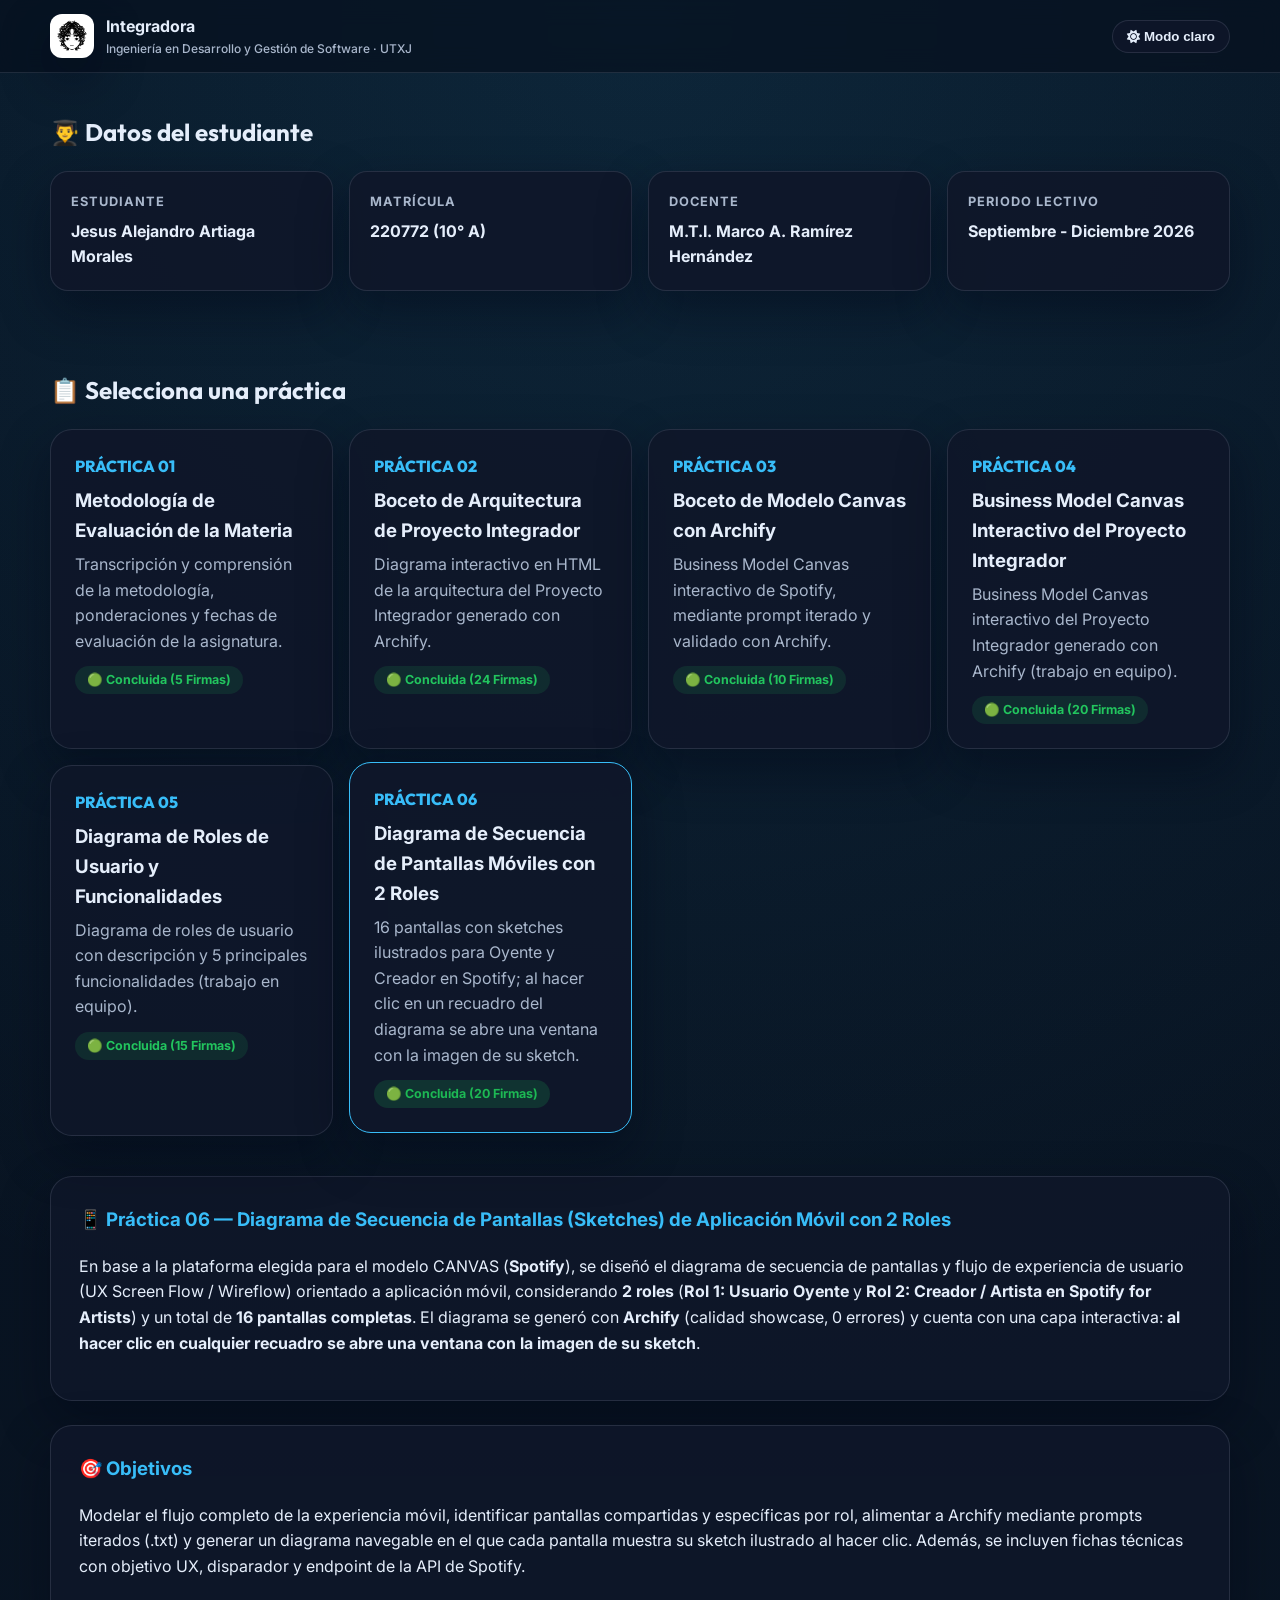
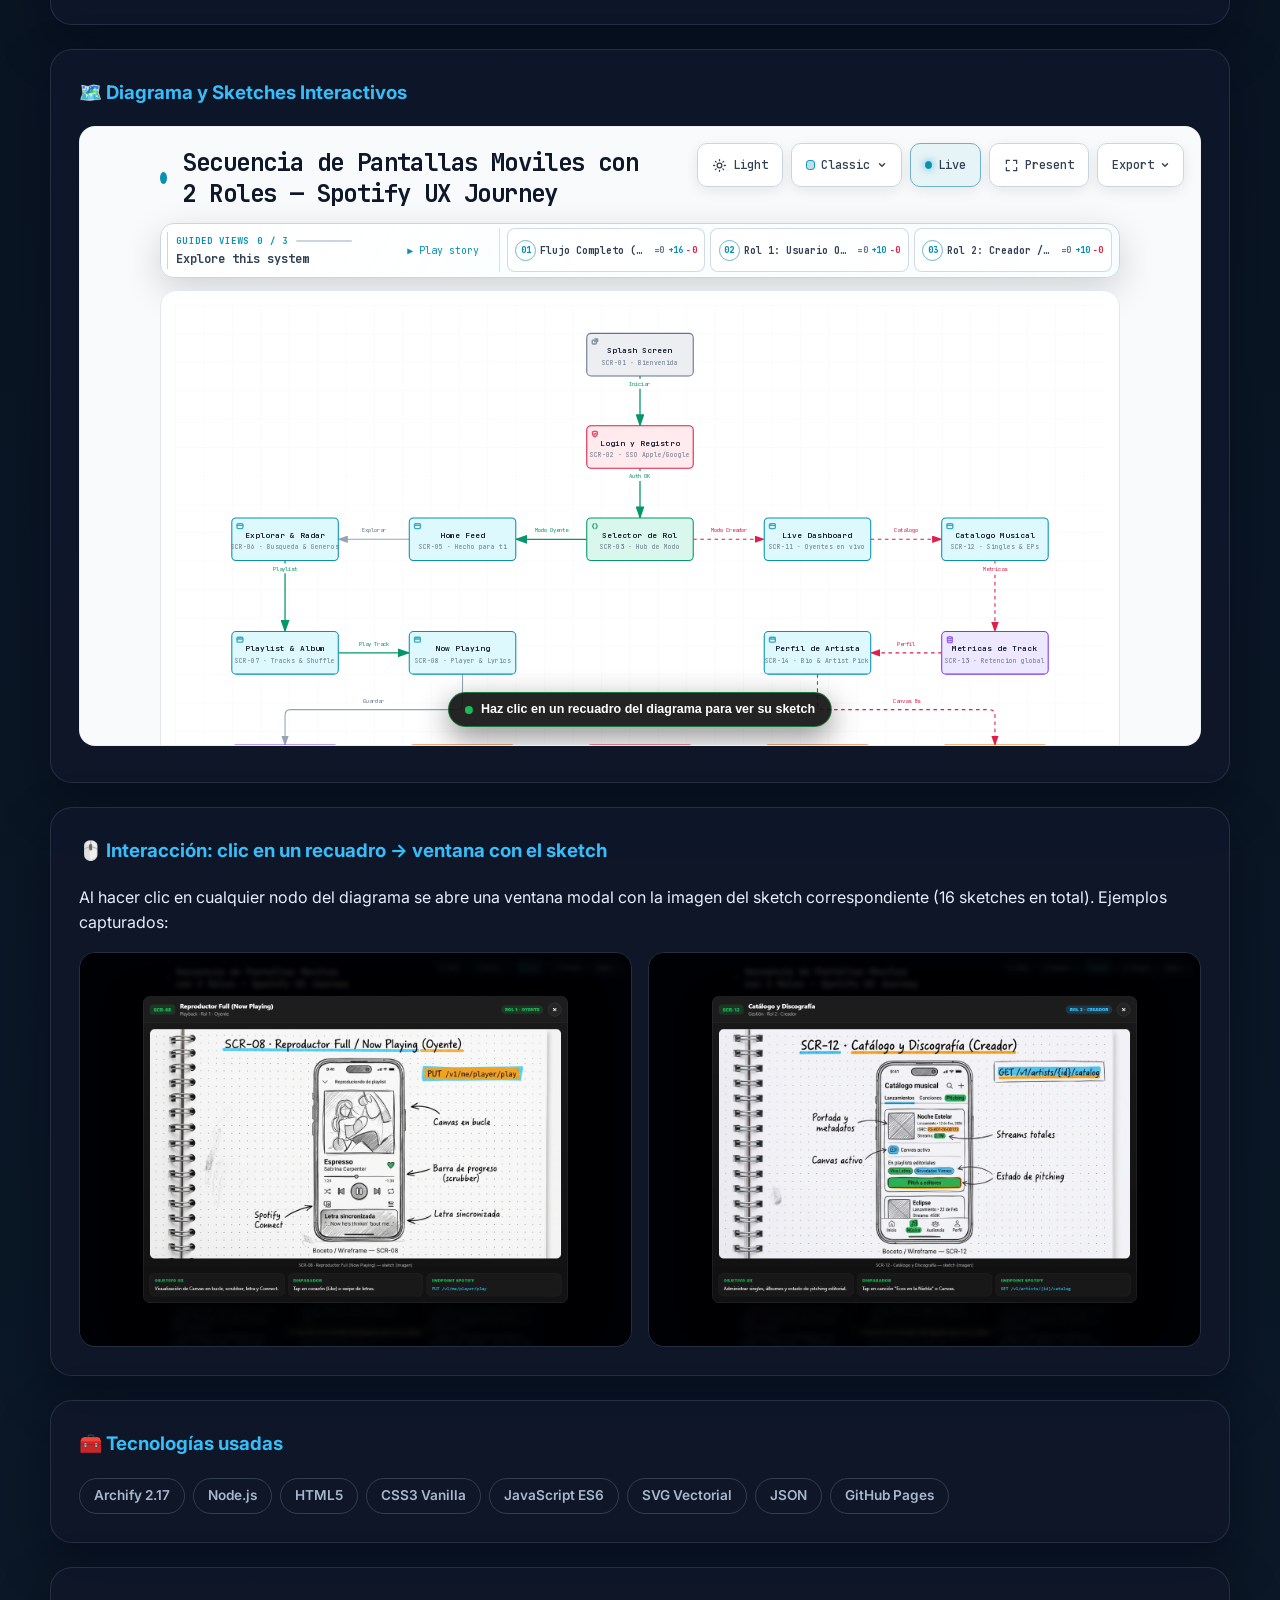
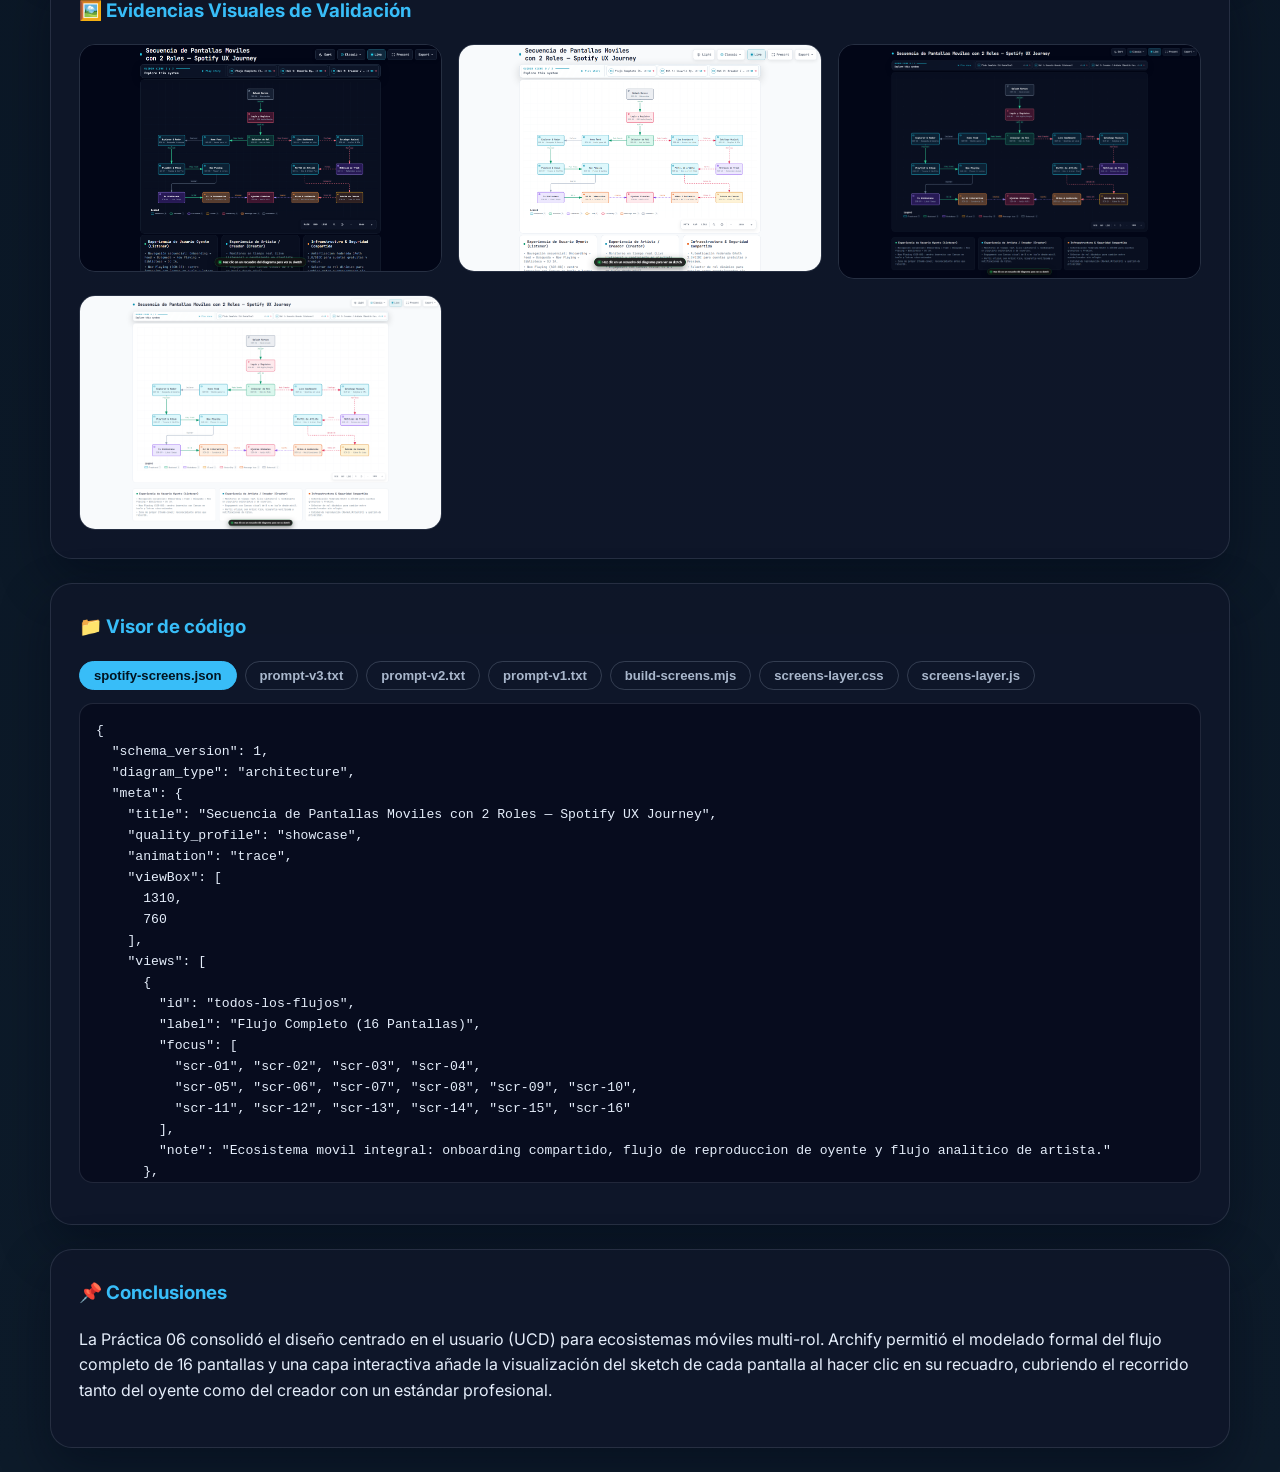
<file: index.html>
<!DOCTYPE html>
<html lang="es" data-theme="dark">
  <head>
    <meta charset="UTF-8" />
    <meta name="viewport" content="width=device-width, initial-scale=1.0" />
    <title>Prácticas de Integradora | 220772</title>
    <meta name="description" content="Portafolio de prácticas de la materia Integradora. Documentación, diagramas interactivos y evidencias visuales." />
    <link rel="preconnect" href="https://fonts.googleapis.com" />
    <link rel="preconnect" href="https://fonts.gstatic.com" crossorigin />
    <link href="https://fonts.googleapis.com/css2?family=Inter:wght@400;500;600;700;800&family=Outfit:wght@500;600;700;800&display=swap" rel="stylesheet" />
    <link rel="stylesheet" href="https://cdnjs.cloudflare.com/ajax/libs/font-awesome/6.5.1/css/all.min.css" crossorigin="anonymous" referrerpolicy="no-referrer" />
    <style>
      :root {
        --bg: #07111f; --bg-2: #0d1b2a;
        --panel: rgba(15, 23, 42, 0.9); --panel-soft: rgba(17, 24, 39, 0.82);
        --line: rgba(148, 163, 184, 0.18); --line-strong: rgba(148, 163, 184, 0.28);
        --text: #e5eefb; --muted: #a9b7cc;
        --primary: #38bdf8; --primary-strong: #0ea5e9; --success: #22c55e; --warning: #f59e0b;
        --shadow: 0 20px 50px rgba(2, 6, 23, 0.45);
      }
      [data-theme="light"] {
        --bg: #f1f5f9; --bg-2: #e2e8f0;
        --panel: rgba(255, 255, 255, 0.92); --panel-soft: rgba(248, 250, 252, 0.92);
        --line: rgba(15, 23, 42, 0.12); --line-strong: rgba(15, 23, 42, 0.2);
        --text: #0f172a; --muted: #475569;
        --shadow: 0 20px 50px rgba(15, 23, 42, 0.12);
      }
      * { box-sizing: border-box; }
      html { scroll-behavior: smooth; }
      body {
        margin: 0; font-family: "Inter", sans-serif;
        background: radial-gradient(circle at top, rgba(56, 189, 248, 0.12), transparent 30%),
                    linear-gradient(180deg, var(--bg) 0%, var(--bg-2) 100%);
        color: var(--text); line-height: 1.6; transition: background .3s, color .3s;
      }
      a { color: inherit; text-decoration: none; }
      img { display: block; max-width: 100%; }
      .container { width: min(1180px, calc(100% - 32px)); margin: 0 auto; }

      .topbar { position: sticky; top: 0; z-index: 20; backdrop-filter: blur(12px);
        background: color-mix(in srgb, var(--bg) 70%, transparent);
        border-bottom: 1px solid var(--line); }
      .nav { display: flex; align-items: center; justify-content: space-between; gap: 16px; min-height: 72px; flex-wrap: wrap; padding: 8px 0; }
      .brand { display: inline-flex; align-items: center; gap: 12px; font-weight: 700; }
      .brand-mark { width: 44px; height: 44px; border-radius: 12px; object-fit: cover; box-shadow: var(--shadow); }
      .brand small { display: block; color: var(--muted); font-weight: 500; font-size: .75rem; }
      .theme-btn { border: 1px solid var(--line); background: var(--panel); color: var(--text);
        border-radius: 999px; padding: 8px 14px; cursor: pointer; font-weight: 600; }
      .theme-btn:hover { border-color: var(--primary); color: var(--primary); }

      .section { padding: 40px 0; }
      .section h2 { font-family: "Outfit", sans-serif; margin: 0 0 20px; }
      .data-grid { display: grid; grid-template-columns: repeat(auto-fit, minmax(220px, 1fr)); gap: 16px; }
      .mini-card { background: var(--panel); border: 1px solid var(--line); border-radius: 18px; padding: 20px; box-shadow: var(--shadow); }
      .mini-card h3 { margin: 0 0 6px; font-size: .8rem; text-transform: uppercase; letter-spacing: .08em; color: var(--muted); }
      .mini-card p { margin: 0; font-weight: 700; }

      .cards-select { display: grid; grid-template-columns: repeat(auto-fit, minmax(280px, 1fr)); gap: 16px; }
      .select-card { background: var(--panel); border: 1px solid var(--line); border-radius: 22px; padding: 24px; cursor: pointer; box-shadow: var(--shadow); transition: all .2s; }
      .select-card:hover, .select-card.active { border-color: var(--primary); transform: translateY(-3px); }
      .select-card .num { font-family: "Outfit"; color: var(--primary); font-weight: 800; }
      .select-card h3 { margin: 6px 0; }
      .select-card p { margin: 0; color: var(--muted); }
      .badge { display: inline-block; margin-top: 12px; padding: 4px 12px; border-radius: 999px; background: rgba(34,197,94,.12); color: var(--success); font-size: .78rem; font-weight: 700; }

      .practice { display: none; }
      .practice.active { display: block; animation: fade .3s ease; }
      @keyframes fade { from { opacity: 0; transform: translateY(8px);} to { opacity: 1; transform: none; } }
      .panel { background: var(--panel); border: 1px solid var(--line); border-radius: 22px; padding: 28px; margin-bottom: 24px; box-shadow: var(--shadow); }
      .panel h3 { margin-top: 0; color: var(--primary); }
      iframe.diagram { width: 100%; height: 620px; border: 1px solid var(--line); border-radius: 16px; background: #fff; }
      .tech-list { display: flex; flex-wrap: wrap; gap: 8px; }
      .tech { padding: 6px 14px; border-radius: 999px; border: 1px solid var(--line-strong); color: var(--muted); font-weight: 600; font-size: .85rem; }
      .evidence-grid { display: grid; grid-template-columns: repeat(auto-fit, minmax(300px, 1fr)); gap: 16px; }
      .evidence-grid img { border-radius: 16px; border: 1px solid var(--line); }
      .code-tabs { display: flex; gap: 8px; flex-wrap: wrap; margin-bottom: 12px; }
      .code-tab { border: 1px solid var(--line-strong); background: transparent; color: var(--muted); border-radius: 999px; padding: 6px 14px; cursor: pointer; font-weight: 600; font-size: .82rem; }
      .code-tab.active { background: var(--primary); color: #021421; border-color: var(--primary); }
      pre { background: rgba(2, 6, 23, .55); border: 1px solid var(--line); border-radius: 14px; padding: 16px; overflow: auto; font-size: .82rem; max-height: 480px; }
      [data-theme="light"] pre { background: #0f172a; color: #e5eefb; }
      ul li { margin-bottom: 4px; }
    </style>
  </head>
  <body>
    <header class="topbar">
      <div class="container nav">
        <a class="brand" href="#top">
          <img class="brand-mark" src="./dibujo.jpg" alt="Logo Integradora" />
          <span>Integradora<small>Ingeniería en Desarrollo y Gestión de Software · UTXJ</small></span>
        </a>
        <button class="theme-btn" id="themeBtn"><i class="fa-solid fa-moon"></i> Modo oscuro</button>
      </div>
    </header>

    <main class="container" id="top">
      <section class="section">
        <h2>👨‍🎓 Datos del estudiante</h2>
        <div class="data-grid">
          <div class="mini-card"><h3>Estudiante</h3><p>Jesus Alejandro Artiaga Morales</p></div>
          <div class="mini-card"><h3>Matrícula</h3><p>220772 (10° A)</p></div>
          <div class="mini-card"><h3>Docente</h3><p>M.T.I. Marco A. Ramírez Hernández</p></div>
          <div class="mini-card"><h3>Periodo Lectivo</h3><p>Septiembre - Diciembre 2026</p></div>
        </div>
      </section>

      <section class="section">
        <h2>📋 Selecciona una práctica</h2>
        <div class="cards-select">
          <div class="select-card" data-practice="p1" onclick="showPractice('p1')">
            <span class="num">PRÁCTICA 01</span>
            <h3>Metodología de Evaluación de la Materia</h3>
            <p>Transcripción y comprensión de la metodología, ponderaciones y fechas de evaluación de la asignatura.</p>
            <span class="badge">🟢 Concluida (5 Firmas)</span>
          </div>
          <div class="select-card" data-practice="p2" onclick="showPractice('p2')">
            <span class="num">PRÁCTICA 02</span>
            <h3>Boceto de Arquitectura de Proyecto Integrador</h3>
            <p>Diagrama interactivo en HTML de la arquitectura del Proyecto Integrador generado con Archify.</p>
            <span class="badge">🟢 Concluida (24 Firmas)</span>
          </div>
          <div class="select-card" data-practice="p3" onclick="showPractice('p3')">
            <span class="num">PRÁCTICA 03</span>
            <h3>Boceto de Modelo Canvas con Archify</h3>
            <p>Business Model Canvas interactivo de Spotify, mediante prompt iterado y validado con Archify.</p>
            <span class="badge">🟢 Concluida (10 Firmas)</span>
          </div>
          <div class="select-card" data-practice="p4" onclick="showPractice('p4')">
            <span class="num">PRÁCTICA 04</span>
            <h3>Business Model Canvas Interactivo del Proyecto Integrador</h3>
            <p>Business Model Canvas interactivo del Proyecto Integrador generado con Archify (trabajo en equipo).</p>
            <span class="badge">🟢 Concluida (20 Firmas)</span>
          </div>
          <div class="select-card" data-practice="p5" onclick="showPractice('p5')">
            <span class="num">PRÁCTICA 05</span>
            <h3>Diagrama de Roles de Usuario y Funcionalidades</h3>
            <p>Diagrama de roles de usuario con descripción y 5 principales funcionalidades (trabajo en equipo).</p>
            <span class="badge">🟢 Concluida (15 Firmas)</span>
          </div>
          <div class="select-card active" data-practice="p6" onclick="showPractice('p6')">
            <span class="num">PRÁCTICA 06</span>
            <h3>Diagrama de Secuencia de Pantallas Móviles con 2 Roles</h3>
            <p>16 pantallas con sketches ilustrados para Oyente y Creador en Spotify; al hacer clic en un recuadro del diagrama se abre una ventana con la imagen de su sketch.</p>
            <span class="badge" style="background:rgba(29,185,84,0.18); color:#1db954;">🟢 Concluida (20 Firmas)</span>
          </div>
        </div>
      </section>

      <!-- PRÁCTICA 01 -->
      <section id="p1" class="practice">
        <div class="panel"><h3>📝 Práctica 01 — Metodología de Evaluación de la Materia</h3>
          <p>Transcripción y comprensión de la metodología de evaluación de la asignatura Integradora, basada en el <strong>saber, saber hacer, ser y convivir</strong>, así como de las ponderaciones, fechas de entrega y el horario de asesorías.</p>
        </div>
        <div class="panel"><h3>🎯 Objetivos</h3>
          <p>Conocer y documentar los criterios de evaluación, sus ponderaciones y las fechas clave de la asignatura.</p>
        </div>
        <div class="panel"><h3>✅ Actividades</h3>
          <ul>
            <li>Conocer y transcribir la metodología de evaluación. ✅</li>
            <li>Conocer y transcribir la ponderación de cada unidad temática (porcentajes). ✅</li>
            <li>Comprender la evaluación basada en el saber, saber hacer, ser y convivir. ✅</li>
            <li>Conocer y transcribir el horario de asesorías. ✅</li>
            <li>Documentar la práctica en Padlet. ✅</li>
          </ul>
        </div>
        <div class="panel"><h3>📌 Conclusiones</h3>
          <p>Documentar la metodología permitió entender cómo se evalúa la materia y organizar las entregas conforme a las ponderaciones y fechas establecidas.</p>
        </div>
      </section>

      <!-- PRÁCTICA 06 -->
      <section id="p6" class="practice active">
        <div class="panel"><h3>📱 Práctica 06 — Diagrama de Secuencia de Pantallas (Sketches) de Aplicación Móvil con 2 Roles</h3>
          <p>En base a la plataforma elegida para el modelo CANVAS (<strong>Spotify</strong>), se diseñó el diagrama de secuencia de pantallas y flujo de experiencia de usuario (UX Screen Flow / Wireflow) orientado a aplicación móvil, considerando <strong>2 roles</strong> (<strong>Rol 1: Usuario Oyente</strong> y <strong>Rol 2: Creador / Artista en Spotify for Artists</strong>) y un total de <strong>16 pantallas completas</strong>. El diagrama se generó con <strong>Archify</strong> (calidad showcase, 0 errores) y cuenta con una capa interactiva: <strong>al hacer clic en cualquier recuadro se abre una ventana con la imagen de su sketch</strong>.</p>
        </div>
        <div class="panel"><h3>🎯 Objetivos</h3>
          <p>Modelar el flujo completo de la experiencia móvil, identificar pantallas compartidas y específicas por rol, alimentar a Archify mediante prompts iterados (.txt) y generar un diagrama navegable en el que cada pantalla muestra su sketch ilustrado al hacer clic. Además, se incluyen fichas técnicas con objetivo UX, disparador y endpoint de la API de Spotify.</p>
        </div>
        <div class="panel"><h3>🗺️ Diagrama y Sketches Interactivos</h3>
          <iframe class="diagram" src="Practica06/spotify-screens.html" title="Secuencia de Pantallas Móviles de Spotify"></iframe>
        </div>
        <div class="panel"><h3>🖱️ Interacción: clic en un recuadro → ventana con el sketch</h3>
          <p>Al hacer clic en cualquier nodo del diagrama se abre una ventana modal con la imagen del sketch correspondiente (16 sketches en total). Ejemplos capturados:</p>
          <div class="evidence-grid">
            <img src="Practica06/docs/zoom-modal-scr-08.png" alt="Modal del sketch SCR-08 · Now Playing" />
            <img src="Practica06/docs/zoom-modal-scr-12.png" alt="Modal del sketch SCR-12 · Catálogo Musical" />
          </div>
        </div>
        <div class="panel"><h3>🧰 Tecnologías usadas</h3>
          <div class="tech-list">
            <span class="tech">Archify 2.17</span><span class="tech">Node.js</span><span class="tech">HTML5</span><span class="tech">CSS3 Vanilla</span><span class="tech">JavaScript ES6</span><span class="tech">SVG Vectorial</span><span class="tech">JSON</span><span class="tech">GitHub Pages</span>
          </div>
        </div>
        <div class="panel"><h3>🖼️ Evidencias Visuales de Validación</h3>
          <div class="evidence-grid">
            <img src="Practica06/docs/spotify-screens.visual-check.1440x900.dark.png" alt="Archify 1440x900 oscuro" />
            <img src="Practica06/docs/spotify-screens.visual-check.1440x900.light.png" alt="Archify 1440x900 claro" />
            <img src="Practica06/docs/spotify-screens.visual-check.2048x1320.dark.png" alt="Archify 2048x1320 oscuro" />
            <img src="Practica06/docs/spotify-screens.visual-check.2048x1320.light.png" alt="Archify 2048x1320 claro" />
          </div>
        </div>
        <div class="panel"><h3>📁 Visor de código</h3>
          <div class="code-tabs" id="tabs-p6"></div>
          <pre id="code-p6">Selecciona un archivo…</pre>
        </div>
        <div class="panel"><h3>📌 Conclusiones</h3>
          <p>La Práctica 06 consolidó el diseño centrado en el usuario (UCD) para ecosistemas móviles multi-rol. Archify permitió el modelado formal del flujo completo de 16 pantallas y una capa interactiva añade la visualización del sketch de cada pantalla al hacer clic en su recuadro, cubriendo el recorrido tanto del oyente como del creador con un estándar profesional.</p>
        </div>
      </section>

      <!-- PRÁCTICA 03 -->
      <section id="p3" class="practice">
        <div class="panel"><h3>🎵 Práctica 03 — Boceto de Modelo Canvas con Archify</h3>
          <p>En esta práctica se utilizó el agente de modelado arquitectónico Archify para generar un <strong>Business Model Canvas</strong> interactivo y autónomo en formato HTML para <strong>Spotify</strong>, servicio multiplataforma de streaming musical y de podcasts. El resultado cubre los 9 bloques del canvas, con paleta propia de Spotify y ficha ampliada al hacer clic en cada bloque.</p>
        </div>
        <div class="panel"><h3>🎯 Objetivos</h3>
          <p>Redactar y estructurar un prompt en lenguaje natural para que Archify genere el Business Model Canvas, revisar el modelo obtenido, editar el prompt para mejorar el resultado y documentar la entrega con buenas prácticas de organización y versionado.</p>
        </div>
        <div class="panel"><h3>🗺️ Diagrama interactivo</h3>
          <iframe class="diagram" src="Practica03/spotify-canvas.html" title="Modelo Canvas de Spotify"></iframe>
        </div>
        <div class="panel"><h3>🧰 Tecnologías usadas</h3>
          <div class="tech-list">
            <span class="tech">Archify</span><span class="tech">Node.js</span><span class="tech">HTML5</span><span class="tech">CSS3</span><span class="tech">JavaScript</span><span class="tech">JSON</span><span class="tech">GitHub Pages</span>
          </div>
        </div>
        <div class="panel"><h3>🖼️ Evidencias</h3>
          <div class="evidence-grid">
            <img src="Practica03/docs/spotify-canvas-dark.png" alt="Canvas modo oscuro" />
            <img src="Practica03/docs/spotify-canvas-light.png" alt="Canvas modo claro" />
            <img src="Practica03/docs/spotify-canvas-ficha-bloque.png" alt="Ficha de bloque" />
            <img src="Practica03/docs/spotify-canvas-ficha-lectura.png" alt="Ficha de lectura clave" />
          </div>
        </div>
        <div class="panel"><h3>📁 Visor de código</h3>
          <div class="code-tabs" id="tabs-p3"></div>
          <pre id="code-p3">Selecciona un archivo…</pre>
        </div>
        <div class="panel"><h3>📌 Conclusiones</h3>
          <p>La Práctica 3 integró el conocimiento previo de Archify con el modelado de negocios del Business Model Canvas. El ciclo <em>prompt → modelo → revisión → mejora del prompt → entrega</em> consolidó un flujo de trabajo reproducible que genera un diagrama profesional y documenta el proceso de forma ordenada.</p>
        </div>
      </section>

      <!-- PRÁCTICA 02 -->
      <section id="p2" class="practice">
        <div class="panel"><h3>🏗️ Práctica 02 — Boceto de Arquitectura de Proyecto Integrador</h3>
          <p>Se instaló y configuró el agente de modelado arquitectónico <strong>Archify</strong>, integrado con Codex CLI, para generar una representación visual del sistema del Proyecto Integrador: un diagrama interactivo y autónomo en HTML que muestra la estructura funcional, los servicios, las capas de seguridad y la relación entre componentes.</p>
        </div>
        <div class="panel"><h3>🎯 Objetivos</h3>
          <p>Instalar, configurar y ejecutar Archify junto con Codex AI para diseñar y publicar un boceto de arquitectura del Proyecto Integrador, con enfoque en la representación visual, claridad técnica y disponibilidad interactiva para revisión y presentación.</p>
        </div>
        <div class="panel"><h3>🗺️ Diagrama interactivo</h3>
          <iframe class="diagram" src="Practica02/mobile-system-architecture.html" title="Arquitectura del Proyecto Integrador"></iframe>
        </div>
        <div class="panel"><h3>🧰 Tecnologías usadas</h3>
          <div class="tech-list">
            <span class="tech">Archify</span><span class="tech">Codex CLI</span><span class="tech">HTML5</span><span class="tech">JSON</span><span class="tech">GitHub Pages</span>
          </div>
        </div>
        <div class="panel"><h3>🖼️ Evidencias</h3>
          <div class="evidence-grid">
            <img src="Practica02/mobile-system-architecture.visual-check.1440x900.dark.png" alt="Arquitectura 1440x900 oscuro" />
            <img src="Practica02/mobile-system-architecture.visual-check.1440x900.light.png" alt="Arquitectura 1440x900 claro" />
            <img src="Practica02/mobile-system-architecture.visual-check.2048x1320.dark.png" alt="Arquitectura 2048x1320 oscuro" />
            <img src="Practica02/mobile-system-architecture.visual-check.2048x1320.light.png" alt="Arquitectura 2048x1320 claro" />
          </div>
        </div>
        <div class="panel"><h3>📁 Visor de código</h3>
          <div class="code-tabs" id="tabs-p2"></div>
          <pre id="code-p2">Selecciona un archivo…</pre>
        </div>
        <div class="panel"><h3>📌 Conclusiones</h3>
          <p>La Práctica 2 consolidó el proceso de análisis y diseño arquitectónico del proyecto integrador, integrando herramientas modernas de IA y diagramación para convertir una especificación técnica en una vista visual organizada, profesional y funcional.</p>
        </div>
      </section>
      <!-- PRÁCTICA 04 -->
      <section id="p4" class="practice">
        <div class="panel"><h3>🧩 Práctica 04 — Business Model Canvas Interactivo del Proyecto Integrador con Archify</h3>
          <p>(En equipo) Análisis del contexto del Proyecto Integrador para representar visualmente su propuesta mediante un <strong>Business Model Canvas Interactivo</strong> generado con <strong>Archify</strong>. La entrega se realizó de forma colaborativa en un repositorio de equipo.</p>
        </div>
        <div class="panel"><h3>🎯 Objetivos</h3>
          <p>Identificar los elementos clave del Proyecto Integrador y representarlos en un Business Model Canvas interactivo que comunique con claridad la propuesta de valor.</p>
        </div>
        <div class="panel"><h3>👥 Modalidad y datos</h3>
          <ul>
            <li>Modalidad: <strong>En equipo</strong></li>
            <li>Ponderación: <strong>20 firmas</strong></li>
            <li>Vence: <strong>06 de Octubre de 2026</strong></li>
            <li>Repositorio: trabajo en equipo (otro repositorio)</li>
          </ul>
        </div>
      </section>

      <!-- PRÁCTICA 05 -->
      <section id="p5" class="practice">
        <div class="panel"><h3>🧑‍🤝‍🧑 Práctica 05 — Diagrama de Roles de Usuario con Descripción y 5 Funcionalidades</h3>
          <p>(En equipo) Diseño de un diagrama de roles de usuario con su descripción y las <strong>5 principales funcionalidades (features)</strong> de la plataforma del Proyecto Integrador, tomando como referencia el caso de estudio <strong>MecaGest</strong> (Sistema de Gestión de Talleres Mecánicos).</p>
        </div>
        <div class="panel"><h3>🎯 Objetivos</h3>
          <p>Representar los roles de usuario de la plataforma y priorizar sus 5 funcionalidades principales, alineadas al Proyecto Integrador.</p>
        </div>
        <div class="panel"><h3>👥 Modalidad y datos</h3>
          <ul>
            <li>Modalidad: <strong>En equipo</strong></li>
            <li>Ponderación: <strong>15 firmas</strong></li>
            <li>Repositorio: trabajo en equipo (otro repositorio)</li>
          </ul>
        </div>
      </section>
    </main>

    <script>
      const themeBtn = document.getElementById('themeBtn');
      const saved = localStorage.getItem('theme');
      if (saved) document.documentElement.setAttribute('data-theme', saved);
      updateThemeBtn();
      themeBtn.addEventListener('click', () => {
        const next = document.documentElement.getAttribute('data-theme') === 'dark' ? 'light' : 'dark';
        document.documentElement.setAttribute('data-theme', next);
        localStorage.setItem('theme', next);
        updateThemeBtn();
      });
      function updateThemeBtn() {
        const dark = document.documentElement.getAttribute('data-theme') === 'dark';
        themeBtn.innerHTML = dark ? '<i class="fa-solid fa-sun"></i> Modo claro' : '<i class="fa-solid fa-moon"></i> Modo oscuro';
      }

      function showPractice(id) {
        document.querySelectorAll('.practice').forEach(p => p.classList.remove('active'));
        document.getElementById(id).classList.add('active');
        document.querySelectorAll('.select-card').forEach(c => c.classList.toggle('active', c.dataset.practice === id));
      }
      document.querySelector('.select-card[data-practice="p6"]').classList.add('active');

      const codeFiles = {
        p6: [
          ['spotify-screens.json', 'Practica06/spotify-screens.json'],
          ['prompt-v3.txt', 'Practica06/prompt-v3.txt'],
          ['prompt-v2.txt', 'Practica06/prompt-v2.txt'],
          ['prompt-v1.txt', 'Practica06/prompt-v1.txt'],
          ['build-screens.mjs', 'Practica06/tools/build-screens.mjs'],
          ['screens-layer.css', 'Practica06/tools/screens-layer.css'],
          ['screens-layer.js', 'Practica06/tools/screens-layer.js'],
        ],
        p3: [
          ['spotify-canvas.json', 'Practica03/spotify-canvas.json'],
          ['prompt-v3.txt', 'Practica03/prompt-v3.txt'],
          ['build-canvas.mjs', 'Practica03/tools/build-canvas.mjs'],
          ['spotify-layer.css', 'Practica03/tools/spotify-layer.css'],
          ['spotify-layer.js', 'Practica03/tools/spotify-layer.js'],
        ],
        p2: [
          ['mobile-system-architecture.json', 'Practica02/mobile-system-architecture.json'],
          ['README.md', 'Practica02/README.md'],
        ],
      };
      for (const key of ['p6', 'p3', 'p2']) {
        const tabs = document.getElementById('tabs-' + key);
        codeFiles[key].forEach(([label, path], i) => {
          const b = document.createElement('button');
          b.className = 'code-tab' + (i === 0 ? ' active' : '');
          b.textContent = label;
          b.onclick = async () => {
            tabs.querySelectorAll('.code-tab').forEach(t => t.classList.remove('active'));
            b.classList.add('active');
            const out = document.getElementById('code-' + key);
            try {
              const res = await fetch(path);
              out.textContent = res.ok ? await res.text() : 'No se pudo cargar ' + path + ' (ábrelo vía servidor HTTP o GitHub Pages).';
            } catch { out.textContent = 'No se pudo cargar ' + path + ' (ábrelo vía servidor HTTP o GitHub Pages).'; }
          };
          tabs.appendChild(b);
        });
        tabs.firstChild.click();
      }
    </script>
  </body>
</html>
</file>
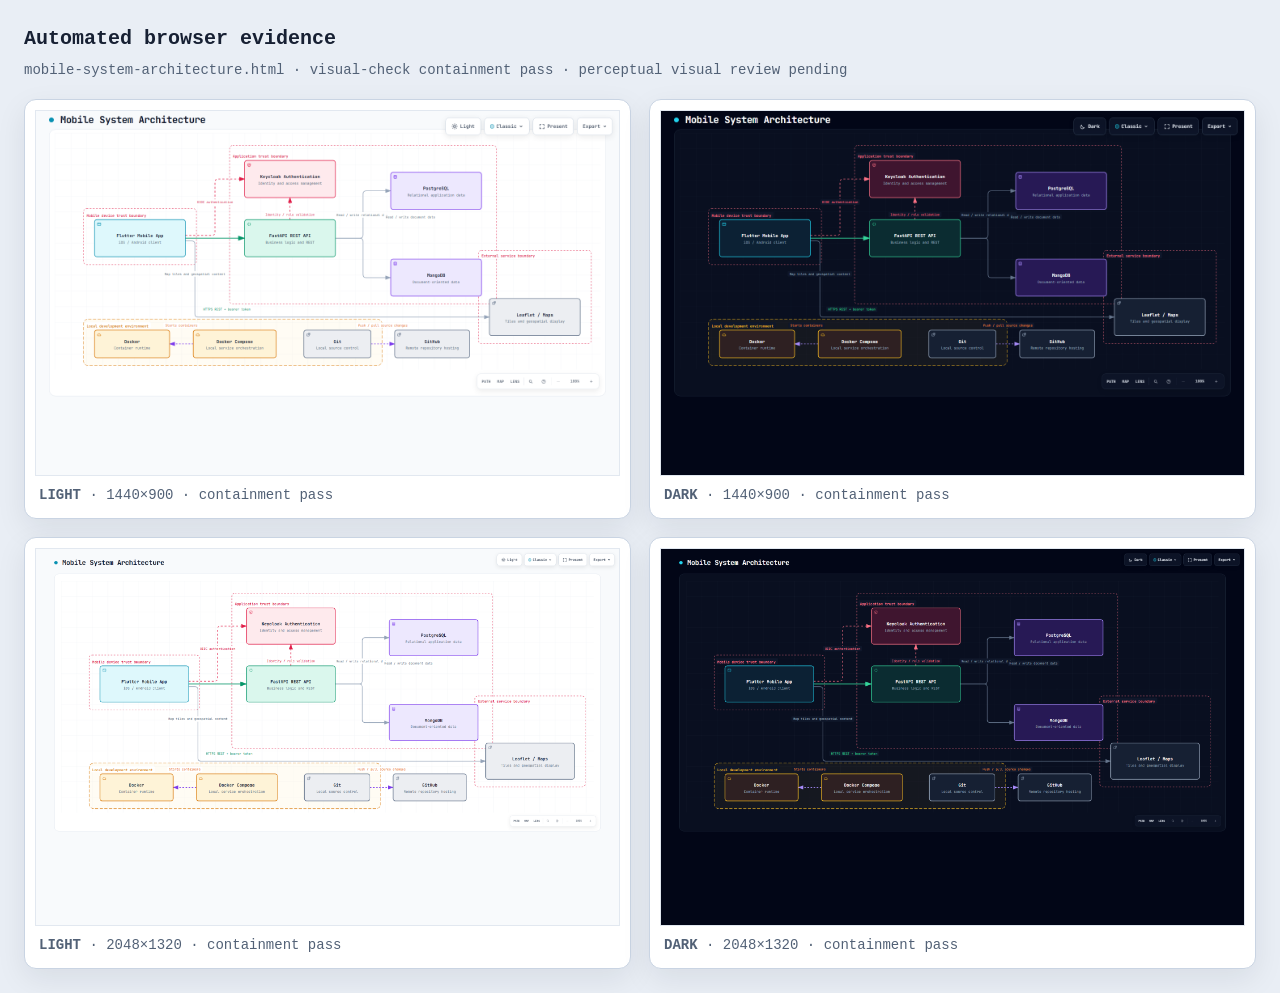
<file: mobile-system-architecture.visual-check.html>
<!doctype html>
<html lang="en">
<head>
<meta charset="utf-8">
<meta name="viewport" content="width=device-width,initial-scale=1">
<title>Archify automated browser evidence · mobile-system-architecture.html</title>
<style>
*{box-sizing:border-box}body{margin:0;padding:24px;background:#e9eef5;color:#172033;font:14px/1.5 ui-monospace,SFMono-Regular,Menlo,Consolas,monospace}header{max-width:1500px;margin:0 auto 18px}h1{margin:0 0 6px;font-size:20px}p{margin:0;color:#526176}.grid{max-width:1500px;margin:auto;display:grid;grid-template-columns:repeat(2,minmax(0,1fr));gap:18px}figure{margin:0;padding:10px;background:white;border:1px solid #c9d4e3;border-radius:12px;box-shadow:0 10px 30px rgba(15,23,42,.08)}img{display:block;width:100%;height:auto;border:1px solid #e2e8f0}figcaption{padding:9px 4px 2px;color:#526176}@media(max-width:900px){.grid{grid-template-columns:1fr}}
</style>
</head>
<body>
<header><h1>Automated browser evidence</h1><p>mobile-system-architecture.html · visual-check containment pass · perceptual visual review pending</p></header>
<main class="grid">
      <figure>
        <img src="mobile-system-architecture.visual-check.1440x900.light.png" alt="light 1440 by 900">
        <figcaption><strong>LIGHT</strong> · 1440×900 · containment pass</figcaption>
      </figure>
      <figure>
        <img src="mobile-system-architecture.visual-check.1440x900.dark.png" alt="dark 1440 by 900">
        <figcaption><strong>DARK</strong> · 1440×900 · containment pass</figcaption>
      </figure>
      <figure>
        <img src="mobile-system-architecture.visual-check.2048x1320.light.png" alt="light 2048 by 1320">
        <figcaption><strong>LIGHT</strong> · 2048×1320 · containment pass</figcaption>
      </figure>
      <figure>
        <img src="mobile-system-architecture.visual-check.2048x1320.dark.png" alt="dark 2048 by 1320">
        <figcaption><strong>DARK</strong> · 2048×1320 · containment pass</figcaption>
      </figure>
</main>
</body>
</html>
</file>
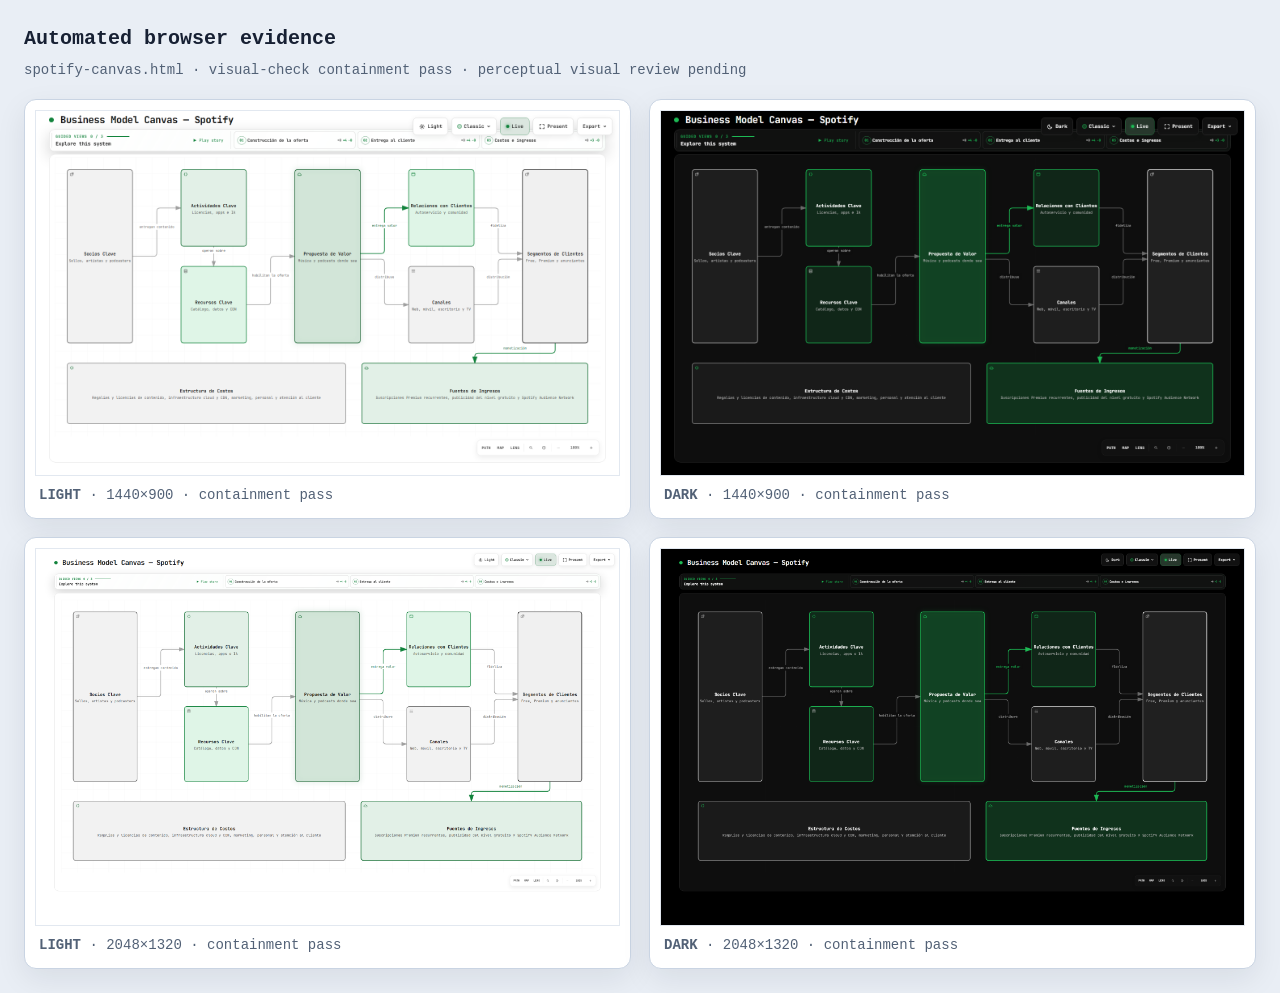
<file: Practica03/spotify-canvas.visual-check.html>
<!doctype html>
<html lang="en">
<head>
<meta charset="utf-8">
<meta name="viewport" content="width=device-width,initial-scale=1">
<title>Archify automated browser evidence · spotify-canvas.html</title>
<style>
*{box-sizing:border-box}body{margin:0;padding:24px;background:#e9eef5;color:#172033;font:14px/1.5 ui-monospace,SFMono-Regular,Menlo,Consolas,monospace}header{max-width:1500px;margin:0 auto 18px}h1{margin:0 0 6px;font-size:20px}p{margin:0;color:#526176}.grid{max-width:1500px;margin:auto;display:grid;grid-template-columns:repeat(2,minmax(0,1fr));gap:18px}figure{margin:0;padding:10px;background:white;border:1px solid #c9d4e3;border-radius:12px;box-shadow:0 10px 30px rgba(15,23,42,.08)}img{display:block;width:100%;height:auto;border:1px solid #e2e8f0}figcaption{padding:9px 4px 2px;color:#526176}@media(max-width:900px){.grid{grid-template-columns:1fr}}
</style>
</head>
<body>
<header><h1>Automated browser evidence</h1><p>spotify-canvas.html · visual-check containment pass · perceptual visual review pending</p></header>
<main class="grid">
      <figure>
        <img src="spotify-canvas.visual-check.1440x900.light.png" alt="light 1440 by 900">
        <figcaption><strong>LIGHT</strong> · 1440×900 · containment pass</figcaption>
      </figure>
      <figure>
        <img src="spotify-canvas.visual-check.1440x900.dark.png" alt="dark 1440 by 900">
        <figcaption><strong>DARK</strong> · 1440×900 · containment pass</figcaption>
      </figure>
      <figure>
        <img src="spotify-canvas.visual-check.2048x1320.light.png" alt="light 2048 by 1320">
        <figcaption><strong>LIGHT</strong> · 2048×1320 · containment pass</figcaption>
      </figure>
      <figure>
        <img src="spotify-canvas.visual-check.2048x1320.dark.png" alt="dark 2048 by 1320">
        <figcaption><strong>DARK</strong> · 2048×1320 · containment pass</figcaption>
      </figure>
</main>
</body>
</html>
</file>
